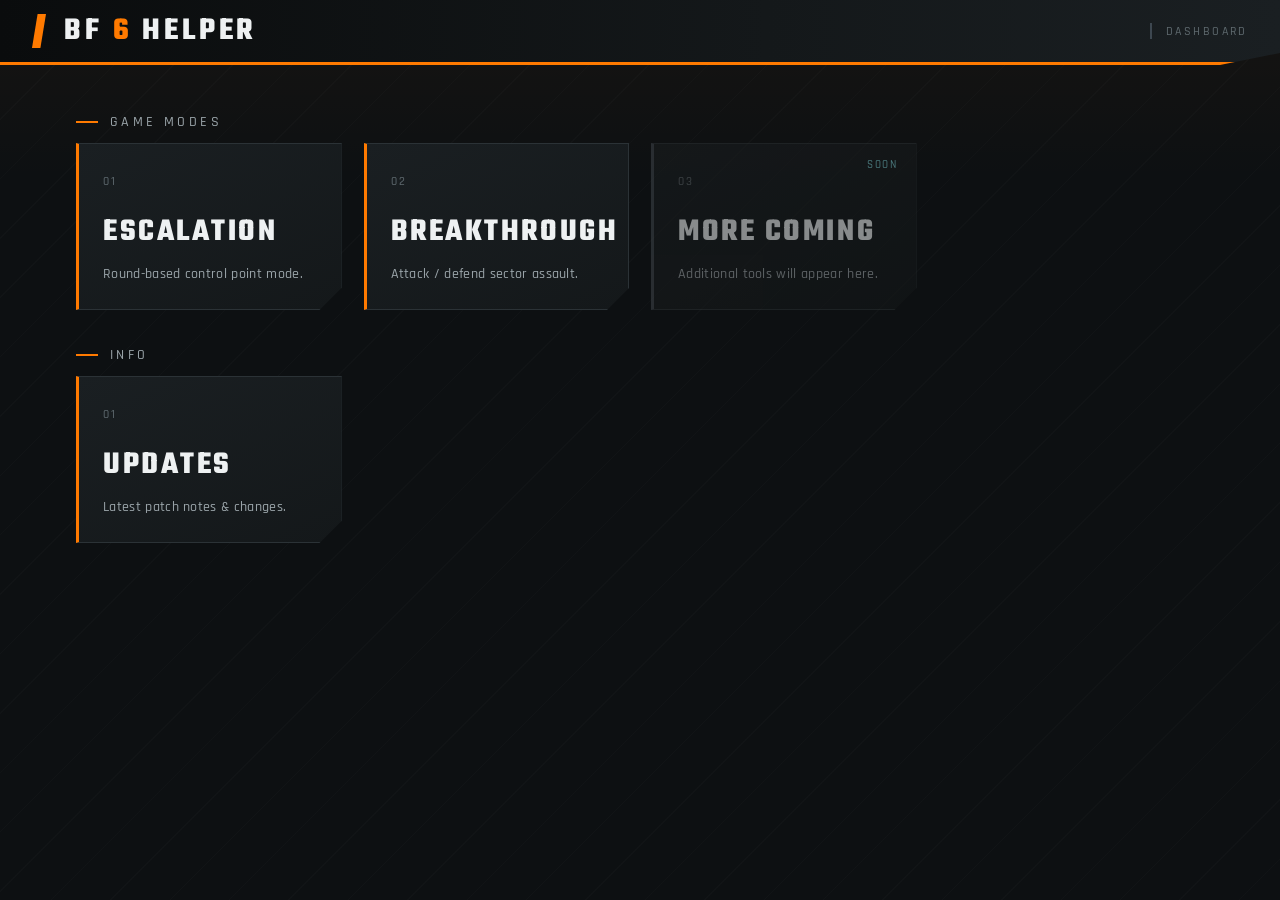
<file: index.html>
<!DOCTYPE html>
<html lang="en">
<head>
  <meta charset="UTF-8" />
  <meta name="viewport" content="width=device-width, initial-scale=1.0" />
  <title>BF 6 Helper</title>
  <link rel="preconnect" href="https://fonts.googleapis.com" />
  <link rel="preconnect" href="https://fonts.gstatic.com" crossorigin />
  <link href="https://fonts.googleapis.com/css2?family=Rajdhani:wght@500;600;700&family=Teko:wght@600;700&display=swap" rel="stylesheet" />
  <link rel="stylesheet" href="styles.css?v=2" />
</head>
<body>
  <header class="top-banner">
    <div class="top-banner__mark"></div>
    <h1 class="top-banner__title"><a href="index.html">BF <span>6</span> Helper</a></h1>
    <span class="top-banner__sub">Dashboard</span>
  </header>

  <main>
    <p class="section-label">Game Modes</p>
    <div class="tile-grid">
      <a class="tile" href="escalation.html">
        <span class="tile__index">01</span>
        <h2 class="tile__title">Escalation</h2>
        <p class="tile__desc">Round-based control point mode.</p>
      </a>

      <a class="tile" href="breakthrough.html">
        <span class="tile__index">02</span>
        <h2 class="tile__title">Breakthrough</h2>
        <p class="tile__desc">Attack / defend sector assault.</p>
      </a>

      <div class="tile tile--soon" aria-disabled="true">
        <span class="tile__badge">Soon</span>
        <span class="tile__index">03</span>
        <h2 class="tile__title">More Coming</h2>
        <p class="tile__desc">Additional tools will appear here.</p>
      </div>
    </div>

    <p class="section-label">Info</p>
    <div class="tile-grid">
      <a class="tile" href="updates.html">
        <span class="tile__index">01</span>
        <h2 class="tile__title">Updates</h2>
        <p class="tile__desc">Latest patch notes &amp; changes.</p>
      </a>
    </div>
  </main>
</body>
</html>
</file>
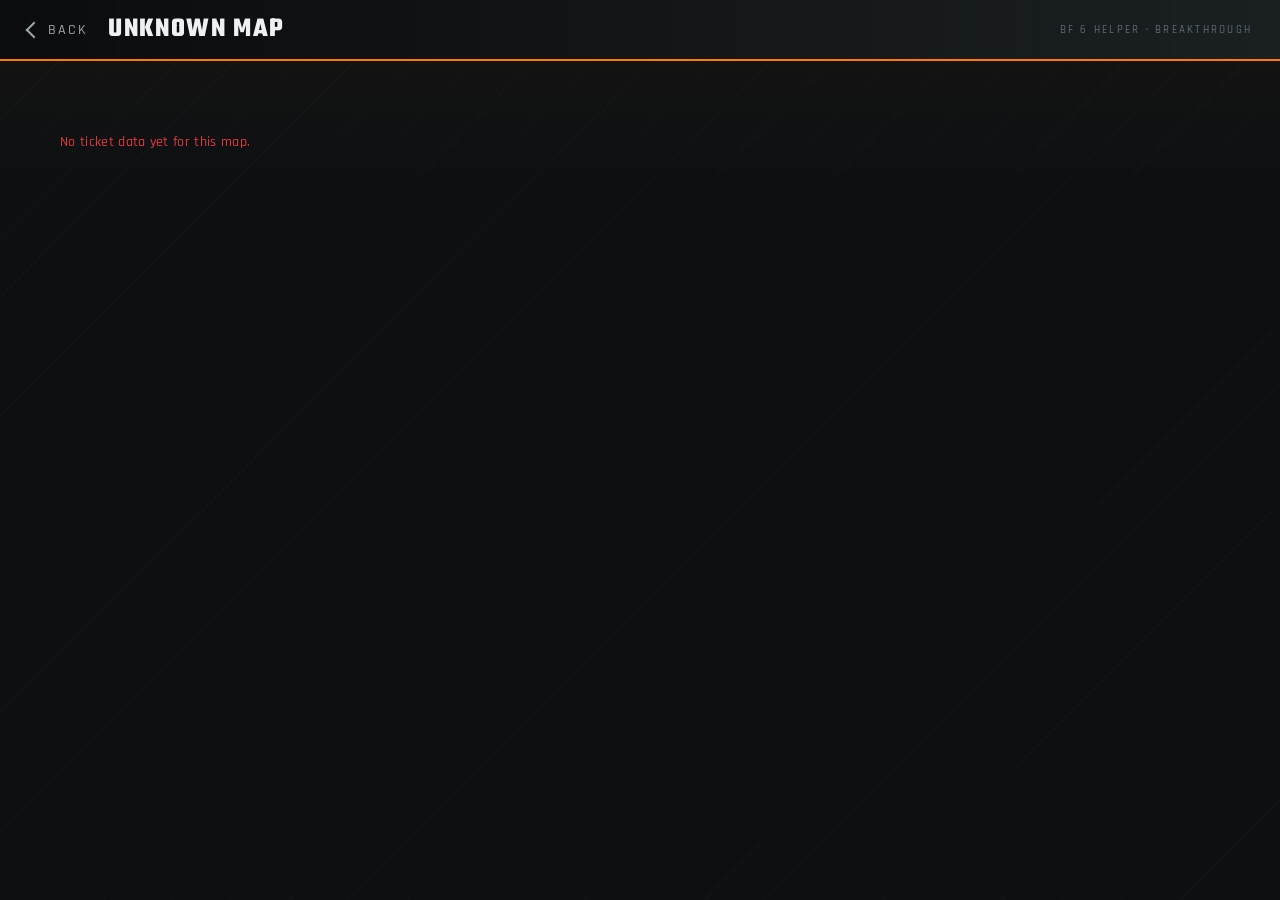
<file: breakthrough-map.html>
<!DOCTYPE html>
<html lang="en">
<head>
  <meta charset="UTF-8" />
  <meta name="viewport" content="width=device-width, initial-scale=1.0" />
  <title>Breakthrough Tickets — BF 6 Helper</title>
  <link rel="preconnect" href="https://fonts.googleapis.com" />
  <link rel="preconnect" href="https://fonts.gstatic.com" crossorigin />
  <link href="https://fonts.googleapis.com/css2?family=Rajdhani:wght@500;600;700&family=Teko:wght@600;700&display=swap" rel="stylesheet" />
  <link rel="stylesheet" href="styles.css?v=2" />
</head>
<body class="no-scroll-page">
  <header class="mp-header">
    <a class="mp-header__back back-link" href="breakthrough.html">Back</a>
    <h1 class="mp-header__title" id="mp-title">Loading…</h1>
    <span class="mp-header__wordmark"><a href="index.html">BF 6 Helper</a> &middot; Breakthrough</span>
  </header>

  <main class="bt-sections" id="bt-sections"></main>

  <script src="breakthrough-map.js?v=2"></script>
</body>
</html>
</file>
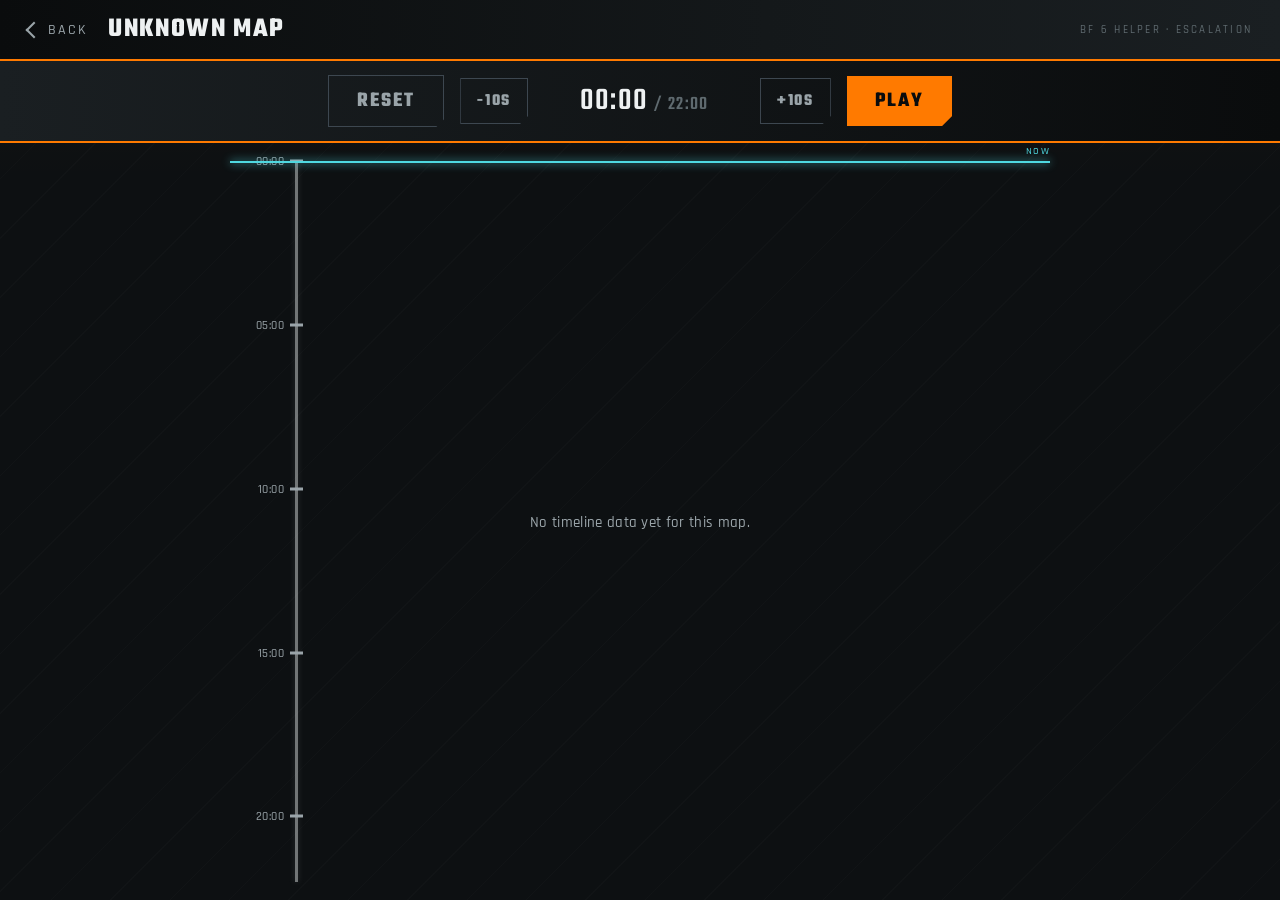
<file: escalation-map.html>
<!DOCTYPE html>
<html lang="en">
<head>
  <meta charset="UTF-8" />
  <meta name="viewport" content="width=device-width, initial-scale=1.0" />
  <title>Escalation Timeline — BF 6 Helper</title>
  <link rel="preconnect" href="https://fonts.googleapis.com" />
  <link rel="preconnect" href="https://fonts.gstatic.com" crossorigin />
  <link href="https://fonts.googleapis.com/css2?family=Rajdhani:wght@500;600;700&family=Teko:wght@600;700&display=swap" rel="stylesheet" />
  <link rel="stylesheet" href="styles.css?v=2" />
</head>
<body class="no-scroll-page">
  <header class="mp-header">
    <a class="mp-header__back back-link" href="escalation.html">Back</a>
    <h1 class="mp-header__title" id="mp-title">Loading…</h1>
    <span class="mp-header__wordmark"><a href="index.html">BF 6 Helper</a> &middot; Escalation</span>
  </header>

  <div class="mp-timer-bar">
    <button class="timer-btn timer-btn--secondary" id="timer-reset" type="button">Reset</button>
    <button class="timer-btn timer-btn--secondary timer-btn--skip" id="timer-minus10" type="button">-10s</button>
    <div class="timer-display">
      <span id="timer-elapsed">00:00</span>
      <span class="timer-display__total">/ <span id="timer-duration">22:00</span></span>
    </div>
    <button class="timer-btn timer-btn--secondary timer-btn--skip" id="timer-plus10" type="button">+10s</button>
    <button class="timer-btn" id="timer-toggle" type="button">Play</button>
  </div>

  <main class="mp-timeline-wrap">
    <div class="timeline" id="timeline"></div>
  </main>

  <div class="spawn-overlay" id="spawn-overlay">
    <div class="spawn-overlay__inner">
      <span class="spawn-overlay__icon" id="spawn-overlay-icon"></span>
      <div class="spawn-overlay__vehicle" id="spawn-overlay-vehicle"></div>
      <div class="spawn-overlay__status" id="spawn-overlay-status"></div>
    </div>
  </div>

  <script src="escalation-map.js?v=2"></script>
</body>
</html>
</file>
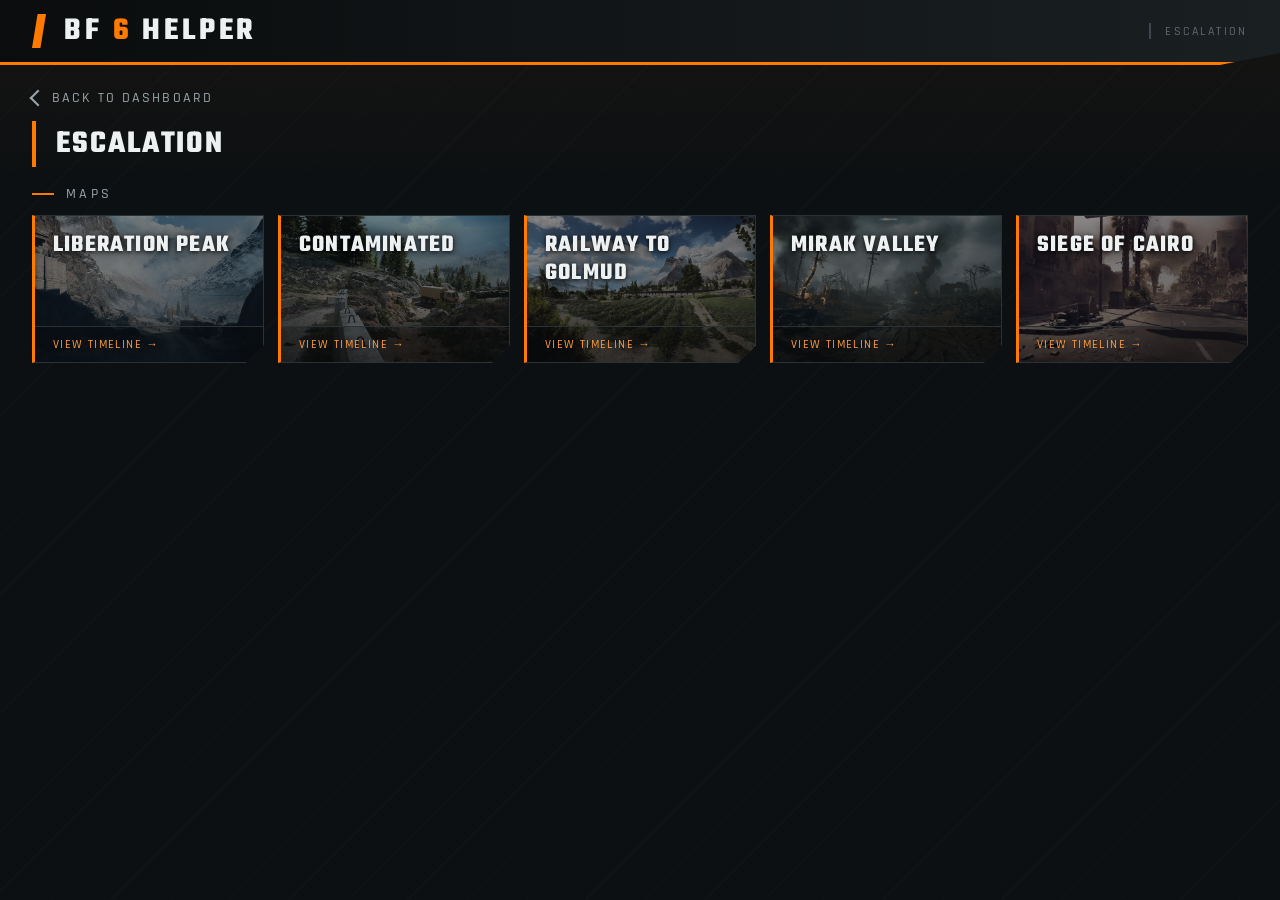
<file: escalation.html>
<!DOCTYPE html>
<html lang="en">
<head>
  <meta charset="UTF-8" />
  <meta name="viewport" content="width=device-width, initial-scale=1.0" />
  <title>Escalation — BF 6 Helper</title>
  <link rel="preconnect" href="https://fonts.googleapis.com" />
  <link rel="preconnect" href="https://fonts.gstatic.com" crossorigin />
  <link href="https://fonts.googleapis.com/css2?family=Rajdhani:wght@500;600;700&family=Teko:wght@600;700&display=swap" rel="stylesheet" />
  <link rel="stylesheet" href="styles.css?v=2" />
</head>
<body>
  <header class="top-banner">
    <div class="top-banner__mark"></div>
    <h1 class="top-banner__title"><a href="index.html">BF <span>6</span> Helper</a></h1>
    <span class="top-banner__sub">Escalation</span>
  </header>

  <section class="page-hero">
    <a class="back-link" href="index.html">Back to dashboard</a>
    <h2 class="page-hero__title">Escalation</h2>
  </section>

  <main class="map-section">
    <p class="section-label">Maps</p>
    <div class="map-grid" id="map-grid">
      <p class="data-loading">Loading maps…</p>
    </div>
  </main>

  <script src="escalation.js?v=2"></script>
</body>
</html>
</file>
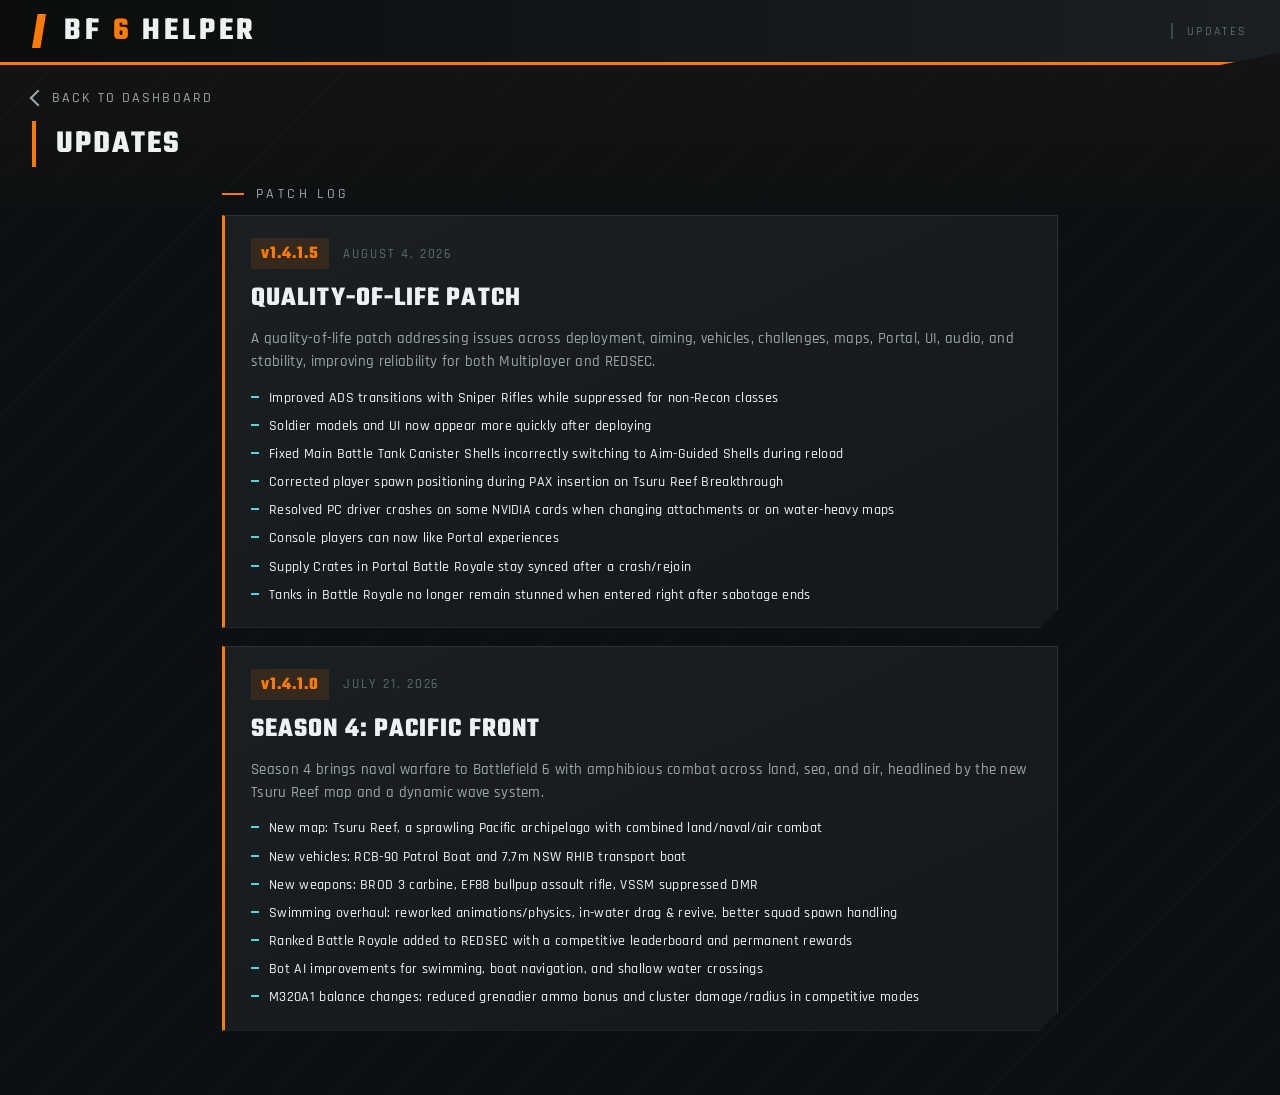
<file: updates.html>
<!DOCTYPE html>
<html lang="en">
<head>
  <meta charset="UTF-8" />
  <meta name="viewport" content="width=device-width, initial-scale=1.0" />
  <title>Updates — BF 6 Helper</title>
  <link rel="preconnect" href="https://fonts.googleapis.com" />
  <link rel="preconnect" href="https://fonts.gstatic.com" crossorigin />
  <link href="https://fonts.googleapis.com/css2?family=Rajdhani:wght@500;600;700&family=Teko:wght@600;700&display=swap" rel="stylesheet" />
  <link rel="stylesheet" href="styles.css?v=2" />
</head>
<body>
  <header class="top-banner">
    <div class="top-banner__mark"></div>
    <h1 class="top-banner__title"><a href="index.html">BF <span>6</span> Helper</a></h1>
    <span class="top-banner__sub">Updates</span>
  </header>

  <section class="page-hero">
    <a class="back-link" href="index.html">Back to dashboard</a>
    <h2 class="page-hero__title">Updates</h2>
  </section>

  <main class="update-section">
    <p class="section-label">Patch Log</p>
    <div class="update-log" id="update-log">
      <p class="data-loading">Loading updates…</p>
    </div>
  </main>

  <script src="updates.js?v=2"></script>
</body>
</html>
</file>
<file: styles.css>
/* ==========================================================================
   BF 6 Helper — shared styles
   Sharp-edged, military-HUD look. Colors approximate the Battlefield
   franchise palette: near-black base, gunmetal panels, signature orange
   accent, cold cyan as a secondary/tech accent.
   ========================================================================== */

:root {
  --bf-black: #0a0c0d;
  --bf-bg: #0d1012;
  --bf-panel: #14181a;
  --bf-panel-alt: #1a1f22;
  --bf-border: #2b3236;
  --bf-border-bright: #3d4750;

  --bf-orange: #ff7a00;
  --bf-orange-bright: #ff9a3d;
  --bf-cyan: #4fd8e0;

  --bf-text: #eef1f2;
  --bf-text-dim: #9aa4a9;
  --bf-text-faint: #5f6a6f;

  --bf-danger: #e0393f;

  --skew: 12px;
}

* {
  box-sizing: border-box;
  margin: 0;
  padding: 0;
}

html {
  color-scheme: dark;
}

a:visited {
  color: inherit;
}

body {
  min-height: 100vh;
  background:
    linear-gradient(180deg, rgba(255, 122, 0, 0.04), transparent 20%),
    repeating-linear-gradient(
      135deg,
      rgba(255, 255, 255, 0.015) 0px,
      rgba(255, 255, 255, 0.015) 1px,
      transparent 1px,
      transparent 42px
    ),
    var(--bf-bg);
  color: var(--bf-text);
  font-family: "Rajdhani", "Bahnschrift", "Segoe UI", Arial, sans-serif;
  font-weight: 500;
  letter-spacing: 0.02em;
}

/* ---------------------------------------------------------------- banner */

.top-banner {
  position: relative;
  display: flex;
  align-items: center;
  gap: 18px;
  padding: 14px 32px;
  background: linear-gradient(90deg, var(--bf-black) 0%, var(--bf-panel) 60%, var(--bf-panel-alt) 100%);
  border-bottom: 3px solid var(--bf-orange);
  clip-path: polygon(
    0 0,
    100% 0,
    100% calc(100% - var(--skew)),
    calc(100% - 60px) 100%,
    0 100%
  );
}

.top-banner__mark {
  width: 14px;
  height: 34px;
  background: var(--bf-orange);
  clip-path: polygon(40% 0, 100% 0, 60% 100%, 0 100%);
  flex-shrink: 0;
}

.top-banner__title {
  font-family: "Teko", "Rajdhani", "Bahnschrift", "Segoe UI", Arial, sans-serif;
  font-size: 2rem;
  font-weight: 700;
  text-transform: uppercase;
  letter-spacing: 0.12em;
  line-height: 1;
  color: var(--bf-text);
}

.top-banner__title span {
  color: var(--bf-orange);
}

.top-banner__title a {
  color: inherit;
  text-decoration: none;
  transition: opacity 120ms ease;
}

.top-banner__title a:hover {
  opacity: 0.8;
}

.top-banner__sub {
  margin-left: auto;
  font-size: 0.78rem;
  text-transform: uppercase;
  letter-spacing: 0.2em;
  color: var(--bf-text-faint);
  border-left: 2px solid var(--bf-border-bright);
  padding-left: 14px;
}

/* ------------------------------------------------------------- main grid */

main {
  padding: 48px 36px 64px;
  max-width: 1200px;
  margin: 0 auto;
}

.section-label {
  display: flex;
  align-items: center;
  gap: 12px;
  margin-bottom: 12px;
  text-transform: uppercase;
  font-size: 0.85rem;
  letter-spacing: 0.25em;
  color: var(--bf-text-dim);
}

.tile-grid + .section-label {
  margin-top: 36px;
}

.section-label::before {
  content: "";
  width: 22px;
  height: 2px;
  background: var(--bf-orange);
}

.tile-grid {
  display: grid;
  grid-template-columns: repeat(auto-fill, minmax(260px, 1fr));
  gap: 22px;
}

.tile {
  position: relative;
  display: block;
  min-height: 160px;
  padding: 26px 24px;
  background: linear-gradient(155deg, var(--bf-panel-alt) 0%, var(--bf-panel) 100%);
  border: 1px solid var(--bf-border);
  border-left: 3px solid var(--bf-orange);
  clip-path: polygon(
    0 0,
    100% 0,
    100% calc(100% - 22px),
    calc(100% - 22px) 100%,
    0 100%
  );
  text-decoration: none;
  color: var(--bf-text);
  overflow: hidden;
  transition: transform 120ms ease, border-color 120ms ease, background 120ms ease;
}

.tile::after {
  content: "";
  position: absolute;
  inset: 0;
  background: linear-gradient(135deg, rgba(255, 122, 0, 0.12), transparent 55%);
  opacity: 0;
  transition: opacity 120ms ease;
  pointer-events: none;
}

.tile:hover,
.tile:focus-visible {
  transform: translate(2px, -2px);
  border-color: var(--bf-border-bright);
  border-left-color: var(--bf-orange-bright);
  background: linear-gradient(155deg, #202729 0%, var(--bf-panel) 100%);
  outline: none;
}

.tile:hover::after,
.tile:focus-visible::after {
  opacity: 1;
}

.tile__index {
  font-size: 0.75rem;
  letter-spacing: 0.2em;
  color: var(--bf-text-faint);
}

.tile__title {
  margin-top: 18px;
  font-family: "Teko", "Rajdhani", "Bahnschrift", "Segoe UI", Arial, sans-serif;
  font-size: 2rem;
  font-weight: 700;
  text-transform: uppercase;
  letter-spacing: 0.08em;
  color: var(--bf-text);
}

.tile__desc {
  margin-top: 10px;
  font-size: 0.85rem;
  color: var(--bf-text-dim);
}

.tile--soon {
  opacity: 0.55;
  filter: grayscale(0.4);
  cursor: default;
  border-left-color: var(--bf-border-bright);
}

.tile--soon:hover,
.tile--soon:focus-visible {
  transform: none;
  border-color: var(--bf-border);
  border-left-color: var(--bf-border-bright);
  background: linear-gradient(155deg, var(--bf-panel-alt) 0%, var(--bf-panel) 100%);
}

.tile--soon::after {
  display: none;
}

.tile__badge {
  position: absolute;
  top: 14px;
  right: 18px;
  font-size: 0.68rem;
  letter-spacing: 0.15em;
  text-transform: uppercase;
  color: var(--bf-cyan);
}

/* --------------------------------------------------------- sub-page hero */

.page-hero {
  padding: 24px 32px 12px;
  max-width: 1760px;
  margin: 0 auto;
}

.back-link {
  display: inline-flex;
  align-items: center;
  gap: 8px;
  color: var(--bf-text-dim);
  text-decoration: none;
  font-size: 0.85rem;
  text-transform: uppercase;
  letter-spacing: 0.15em;
  margin-bottom: 14px;
  transition: color 120ms ease;
}

.back-link:hover {
  color: var(--bf-orange-bright);
}

.back-link::before {
  content: "";
  width: 10px;
  height: 10px;
  border-left: 2px solid currentColor;
  border-bottom: 2px solid currentColor;
  transform: rotate(45deg);
}

.page-hero__title {
  font-family: "Teko", "Rajdhani", "Bahnschrift", "Segoe UI", Arial, sans-serif;
  font-size: 2rem;
  font-weight: 700;
  text-transform: uppercase;
  letter-spacing: 0.06em;
  border-left: 4px solid var(--bf-orange);
  padding-left: 20px;
}

.page-hero__note {
  margin-top: 26px;
  padding: 20px 22px;
  max-width: 620px;
  background: var(--bf-panel);
  border: 1px solid var(--bf-border);
  border-left: 3px solid var(--bf-cyan);
  clip-path: polygon(0 0, 100% 0, 100% calc(100% - 14px), calc(100% - 14px) 100%, 0 100%);
  color: var(--bf-text-dim);
  font-size: 0.95rem;
  line-height: 1.5;
}

/* --------------------------------------------------------------- maps */

.map-section {
  padding: 6px 32px 24px;
  max-width: 1760px;
  margin: 0 auto;
}

.map-grid {
  display: grid;
  grid-template-columns: repeat(auto-fill, minmax(220px, 1fr));
  gap: 14px;
}

.map-tile {
  position: relative;
  display: flex;
  flex-direction: column;
  justify-content: space-between;
  min-height: 148px;
  background-color: var(--bf-panel);
  background-image: linear-gradient(155deg, rgba(20, 24, 26, 0.45) 0%, rgba(15, 18, 20, 0.7) 100%), var(--map-bg, none);
  background-size: cover, cover;
  background-position: center, center;
  background-repeat: no-repeat, no-repeat;
  border: 1px solid var(--bf-border);
  border-left: 3px solid var(--bf-orange);
  clip-path: polygon(
    0 0,
    100% 0,
    100% calc(100% - 18px),
    calc(100% - 18px) 100%,
    0 100%
  );
  overflow: hidden;
}

.map-tile__name {
  padding: 16px 18px 0;
  font-family: "Teko", "Rajdhani", "Bahnschrift", "Segoe UI", Arial, sans-serif;
  font-size: 1.5rem;
  font-weight: 700;
  text-transform: uppercase;
  letter-spacing: 0.05em;
  line-height: 1.15;
  color: var(--bf-text);
  text-shadow: 0 1px 4px rgba(0, 0, 0, 0.85), 0 0 14px rgba(0, 0, 0, 0.6);
}

.map-tile__attacker {
  display: flex;
  align-items: center;
  gap: 10px;
  padding: 10px 18px;
  background: rgba(0, 0, 0, 0.25);
  border-top: 1px solid var(--bf-border);
}

.map-tile__attacker-label {
  font-size: 0.72rem;
  text-transform: uppercase;
  letter-spacing: 0.12em;
  color: var(--bf-text-dim);
}

.map-tile__flag {
  height: 24px;
  width: auto;
  display: block;
}

.map-tile__flag--tbd {
  height: 24px;
  display: inline-flex;
  align-items: center;
  padding: 0 10px;
  border: 1px dashed var(--bf-border-bright);
  color: var(--bf-text-faint);
  font-size: 0.7rem;
  font-weight: 700;
  letter-spacing: 0.12em;
  text-transform: uppercase;
}

.data-loading,
.data-error {
  color: var(--bf-text-dim);
  font-size: 0.9rem;
}

.data-error {
  color: var(--bf-danger);
}

/* ------------------------------------------------------------- updates */

.update-section {
  padding: 6px 32px 64px;
  max-width: 900px;
  margin: 0 auto;
}

.update-log {
  display: flex;
  flex-direction: column;
  gap: 18px;
}

.update-entry {
  background: linear-gradient(155deg, var(--bf-panel-alt) 0%, var(--bf-panel) 100%);
  border: 1px solid var(--bf-border);
  border-left: 3px solid var(--bf-orange);
  clip-path: polygon(
    0 0,
    100% 0,
    100% calc(100% - 18px),
    calc(100% - 18px) 100%,
    0 100%
  );
  padding: 22px 26px;
}

.update-entry__header {
  display: flex;
  align-items: center;
  gap: 14px;
  margin-bottom: 10px;
}

.update-entry__version {
  font-family: "Teko", "Rajdhani", "Bahnschrift", "Segoe UI", Arial, sans-serif;
  font-size: 1.1rem;
  font-weight: 700;
  letter-spacing: 0.06em;
  color: var(--bf-orange);
  background: rgba(255, 122, 0, 0.12);
  padding: 3px 10px;
}

.update-entry__date {
  font-size: 0.8rem;
  text-transform: uppercase;
  letter-spacing: 0.15em;
  color: var(--bf-text-faint);
}

.update-entry__title {
  font-family: "Teko", "Rajdhani", "Bahnschrift", "Segoe UI", Arial, sans-serif;
  font-size: 1.7rem;
  font-weight: 700;
  text-transform: uppercase;
  letter-spacing: 0.04em;
  margin-bottom: 10px;
  color: var(--bf-text);
}

.update-entry__summary {
  color: var(--bf-text-dim);
  font-size: 0.95rem;
  line-height: 1.5;
  margin-bottom: 14px;
}

.update-entry__highlights {
  list-style: none;
  display: flex;
  flex-direction: column;
  gap: 8px;
}

.update-entry__highlights li {
  position: relative;
  padding-left: 18px;
  font-size: 0.9rem;
  color: var(--bf-text);
  line-height: 1.4;
}

.update-entry__highlights li::before {
  content: "";
  position: absolute;
  left: 0;
  top: 8px;
  width: 8px;
  height: 2px;
  background: var(--bf-cyan);
}

.map-tile--link {
  text-decoration: none;
  cursor: pointer;
  transition: transform 120ms ease, border-color 120ms ease, background 120ms ease;
}

.map-tile--link:hover,
.map-tile--link:focus-visible {
  transform: translate(2px, -2px);
  border-color: var(--bf-border-bright);
  border-left-color: var(--bf-orange-bright);
  background: linear-gradient(155deg, #202729 0%, var(--bf-panel) 100%);
  outline: none;
}

.map-tile__hint {
  padding: 10px 18px;
  background: rgba(0, 0, 0, 0.25);
  border-top: 1px solid var(--bf-border);
  font-size: 0.72rem;
  text-transform: uppercase;
  letter-spacing: 0.12em;
  color: var(--bf-orange-bright);
}

/* ------------------------------------------------------- escalation map */

.no-scroll-page {
  height: 100vh;
  height: 100dvh;
  overflow: hidden;
  display: flex;
  flex-direction: column;
}

.mp-header {
  flex: 0 0 auto;
  display: flex;
  align-items: center;
  gap: 20px;
  padding: 10px 28px;
  background: linear-gradient(90deg, var(--bf-black) 0%, var(--bf-panel) 60%, var(--bf-panel-alt) 100%);
  border-bottom: 2px solid var(--bf-orange);
}

.mp-header__back {
  margin-bottom: 0;
  flex-shrink: 0;
}

.mp-header__title {
  font-family: "Teko", "Rajdhani", "Bahnschrift", "Segoe UI", Arial, sans-serif;
  font-size: 1.7rem;
  font-weight: 700;
  text-transform: uppercase;
  letter-spacing: 0.06em;
}

.mp-header__wordmark {
  margin-left: auto;
  font-size: 0.7rem;
  text-transform: uppercase;
  letter-spacing: 0.2em;
  color: var(--bf-text-faint);
}

.mp-header__wordmark a {
  color: inherit;
  text-decoration: none;
  transition: color 120ms ease;
}

.mp-header__wordmark a:hover {
  color: var(--bf-orange-bright);
}

.mp-timeline-wrap {
  flex: 1 1 auto;
  min-height: 0;
  margin: 0;
  max-width: none;
  display: flex;
  justify-content: center;
  overflow: hidden;
  padding: 18px 40px;
}

.timeline {
  position: relative;
  align-self: stretch;
  display: flex;
  width: min(820px, 100%);
}

.timeline__track {
  flex: 0 0 3px;
  align-self: stretch;
  margin-left: 65px;
  background: rgba(238, 241, 242, 0.45);
  box-shadow: 0 0 6px rgba(238, 241, 242, 0.15);
}

.timeline__tick {
  position: absolute;
  left: 60px;
  width: 13px;
  height: 3px;
  background: var(--bf-text-dim);
  transform: translateY(-50%);
}

.timeline__tick-label {
  position: absolute;
  left: 0;
  width: 54px;
  white-space: nowrap;
  text-align: right;
  transform: translateY(-50%);
  font-variant-numeric: tabular-nums;
  font-size: 0.72rem;
  letter-spacing: 0.04em;
  color: var(--bf-text-dim);
}

.timeline__now {
  position: absolute;
  left: 0;
  width: 100%;
  height: 2px;
  top: 0;
  background: var(--bf-cyan);
  box-shadow: 0 0 8px var(--bf-cyan);
  transition: top 250ms linear;
  z-index: 5;
}

.timeline__now::after {
  content: "NOW";
  position: absolute;
  right: 0;
  top: -16px;
  font-size: 0.6rem;
  letter-spacing: 0.15em;
  color: var(--bf-cyan);
}

.timeline__point {
  position: absolute;
  left: 0;
  width: 100%;
  display: grid;
  grid-template-columns: 48px 12px 64px 1fr;
  align-items: center;
  column-gap: 12px;
  transform: translateY(-50%);
}

.timeline__point-dot {
  width: 10px;
  height: 10px;
  justify-self: center;
  border-radius: 50%;
  background: var(--bf-orange);
  border: 2px solid var(--bf-bg);
  z-index: 2;
}

.timeline__point-time {
  white-space: nowrap;
  font-variant-numeric: tabular-nums;
  font-size: 0.85rem;
  font-weight: 700;
  color: var(--bf-orange-bright);
}

.timeline__point-icons {
  display: flex;
  align-items: flex-start;
  gap: 18px;
}

.timeline__point-icon-wrap {
  display: flex;
  flex-direction: column;
  align-items: flex-start;
  gap: 4px;
  transition: opacity 200ms ease;
}

.timeline__point-icon {
  width: 26px;
  height: 26px;
  display: block;
  color: var(--bf-text);
}

.timeline__point-icon svg {
  width: 100%;
  height: 100%;
  display: block;
}

.timeline__point-icon-label {
  font-size: 0.6rem;
  text-transform: uppercase;
  letter-spacing: 0.08em;
  color: var(--bf-text-dim);
  white-space: nowrap;
}

.timeline__point-icon-wrap.is-done {
  opacity: 0.4;
}

.timeline__empty-note {
  position: absolute;
  top: 50%;
  left: 0;
  width: 100%;
  transform: translateY(-50%);
  text-align: center;
  color: var(--bf-text-dim);
  font-size: 0.95rem;
}

.bt-sections {
  flex: 1 1 auto;
  min-height: 0;
  margin: 0;
  max-width: none;
  display: flex;
  flex-direction: column;
  overflow: hidden;
}

.bt-section {
  flex: 1 1 0;
  min-height: 0;
  padding: 0 16px;
  display: flex;
  flex-direction: column;
  align-items: center;
  justify-content: center;
  border-bottom: 1px solid var(--bf-border);
  border-left: 4px solid var(--bf-orange);
}

.bt-section:last-child {
  border-bottom: none;
}

.bt-section--start {
  background: rgba(255, 122, 0, 0.06);
  border-left-color: var(--bf-cyan);
}

.bt-section__label {
  text-transform: uppercase;
  letter-spacing: 0.18em;
  color: var(--bf-text-dim);
}

.bt-section__value {
  font-family: "Teko", "Rajdhani", "Bahnschrift", "Segoe UI", Arial, sans-serif;
  font-weight: 700;
  text-transform: uppercase;
  line-height: 1;
  white-space: nowrap;
  color: var(--bf-text);
}

.bt-section__value--bonus {
  color: var(--bf-orange);
}

.bt-factions {
  display: flex;
  align-items: center;
  gap: 48px;
  margin-top: 18px;
}

.bt-factions__side {
  display: flex;
  align-items: center;
  gap: 12px;
}

.bt-factions__label {
  text-transform: uppercase;
  letter-spacing: 0.12em;
  color: var(--bf-text-dim);
}

.bt-factions__flag {
  display: block;
  width: auto;
}

.bt-factions__flag--tbd {
  display: inline-flex;
  align-items: center;
  padding: 0 12px;
  border: 1px dashed var(--bf-border-bright);
  color: var(--bf-text-faint);
  font-size: 0.8rem;
  font-weight: 700;
  letter-spacing: 0.12em;
  text-transform: uppercase;
}

.mp-timer-bar {
  flex: 0 0 auto;
  display: flex;
  align-items: center;
  justify-content: center;
  gap: 16px;
  padding: 14px 28px;
  background: linear-gradient(90deg, var(--bf-panel-alt) 0%, var(--bf-black) 100%);
  border-bottom: 2px solid var(--bf-orange);
}

.timer-btn {
  padding: 10px 28px;
  background: var(--bf-orange);
  color: var(--bf-black);
  border: none;
  font-family: "Teko", "Rajdhani", "Bahnschrift", "Segoe UI", Arial, sans-serif;
  font-size: 1.3rem;
  font-weight: 700;
  text-transform: uppercase;
  letter-spacing: 0.1em;
  cursor: pointer;
  clip-path: polygon(0 0, 100% 0, 100% calc(100% - 10px), calc(100% - 10px) 100%, 0 100%);
  transition: background 120ms ease;
}

.timer-btn:hover {
  background: var(--bf-orange-bright);
}

.timer-btn--secondary {
  background: transparent;
  color: var(--bf-text-dim);
  border: 1px solid var(--bf-border-bright);
  clip-path: polygon(0 0, 100% 0, 100% calc(100% - 8px), calc(100% - 8px) 100%, 0 100%);
}

.timer-btn--secondary:hover {
  color: var(--bf-text);
  border-color: var(--bf-text-dim);
  background: transparent;
}

.timer-btn--skip {
  padding: 10px 16px;
  font-size: 1.05rem;
}

.timer-display {
  font-family: "Teko", "Rajdhani", "Bahnschrift", "Segoe UI", Arial, sans-serif;
  font-size: 2rem;
  font-variant-numeric: tabular-nums;
  letter-spacing: 0.04em;
  min-width: 200px;
  text-align: center;
}

.timer-display__total {
  color: var(--bf-text-faint);
  font-size: 1.2rem;
}

.spawn-overlay {
  position: fixed;
  inset: 0;
  display: flex;
  align-items: center;
  justify-content: center;
  background: rgba(5, 6, 7, 0.9);
  backdrop-filter: blur(6px);
  opacity: 0;
  pointer-events: none;
  transition: opacity 250ms ease;
  z-index: 999;
}

.spawn-overlay.is-visible {
  opacity: 1;
}

.spawn-overlay__inner {
  text-align: center;
}

.spawn-overlay__icon {
  width: 160px;
  height: 160px;
  margin: 0 auto 24px;
  display: block;
  color: var(--bf-orange);
}

.spawn-overlay__icon svg {
  width: 100%;
  height: 100%;
  display: block;
}

.spawn-overlay__vehicle {
  font-family: "Teko", "Rajdhani", "Bahnschrift", "Segoe UI", Arial, sans-serif;
  font-size: 5.5rem;
  font-weight: 700;
  text-transform: uppercase;
  letter-spacing: 0.08em;
  line-height: 1;
}

.spawn-overlay__status {
  margin-top: 16px;
  font-size: 1.9rem;
  font-weight: 700;
  text-transform: uppercase;
  letter-spacing: 0.2em;
  color: var(--bf-orange);
}

.spawn-overlay--spawned .spawn-overlay__icon {
  color: var(--bf-cyan);
}

.spawn-overlay--spawned .spawn-overlay__status {
  color: var(--bf-cyan);
}

/* ------------------------------------------------------------- mobile */

@media (max-width: 600px) {
  .mp-header {
    gap: 10px;
    padding: 8px 14px;
  }

  .mp-header__title {
    font-size: 1.1rem;
  }

  .mp-header__wordmark {
    display: none;
  }

  .bt-factions {
    gap: 24px;
    flex-wrap: wrap;
    justify-content: center;
  }

  .bt-section {
    padding: 0 10px;
  }

  .bt-section__label {
    font-size: 0.65rem !important;
  }

  .bt-section__value {
    font-size: clamp(1.2rem, 7.5vw, 2.3rem) !important;
  }

  .bt-factions__label {
    font-size: 0.6rem !important;
  }

  .bt-factions__flag {
    height: 22px !important;
  }

  .mp-timer-bar {
    gap: 6px;
    padding: 6px 8px;
  }

  .timer-btn {
    flex-shrink: 0;
    padding: 5px 10px;
    font-size: 0.78rem;
  }

  .timer-btn--skip {
    padding: 5px 8px;
    font-size: 0.72rem;
  }

  .timer-display {
    flex-shrink: 1;
    min-width: 0;
    font-size: 1rem;
  }

  .timer-display__total {
    font-size: 0.75rem;
  }

  .timeline__track {
    margin-left: 34px;
  }

  .timeline__tick {
    left: 29px;
    width: 9px;
  }

  .timeline__tick-label {
    width: 26px;
    font-size: 0.6rem;
  }

  .timeline__point {
    grid-template-columns: 26px 10px 48px 1fr;
    column-gap: 6px;
  }

  .timeline__point-time {
    font-size: 0.7rem;
  }

  .timeline__point-icons {
    gap: 10px;
  }

  .timeline__point-icon {
    width: 20px;
    height: 20px;
  }

  .timeline__point-icon-label {
    font-size: 0.52rem;
  }

  .spawn-overlay__icon {
    width: 96px;
    height: 96px;
  }

  .spawn-overlay__vehicle {
    font-size: 2.6rem;
  }

  .spawn-overlay__status {
    font-size: 1.1rem;
  }
}
</file>
